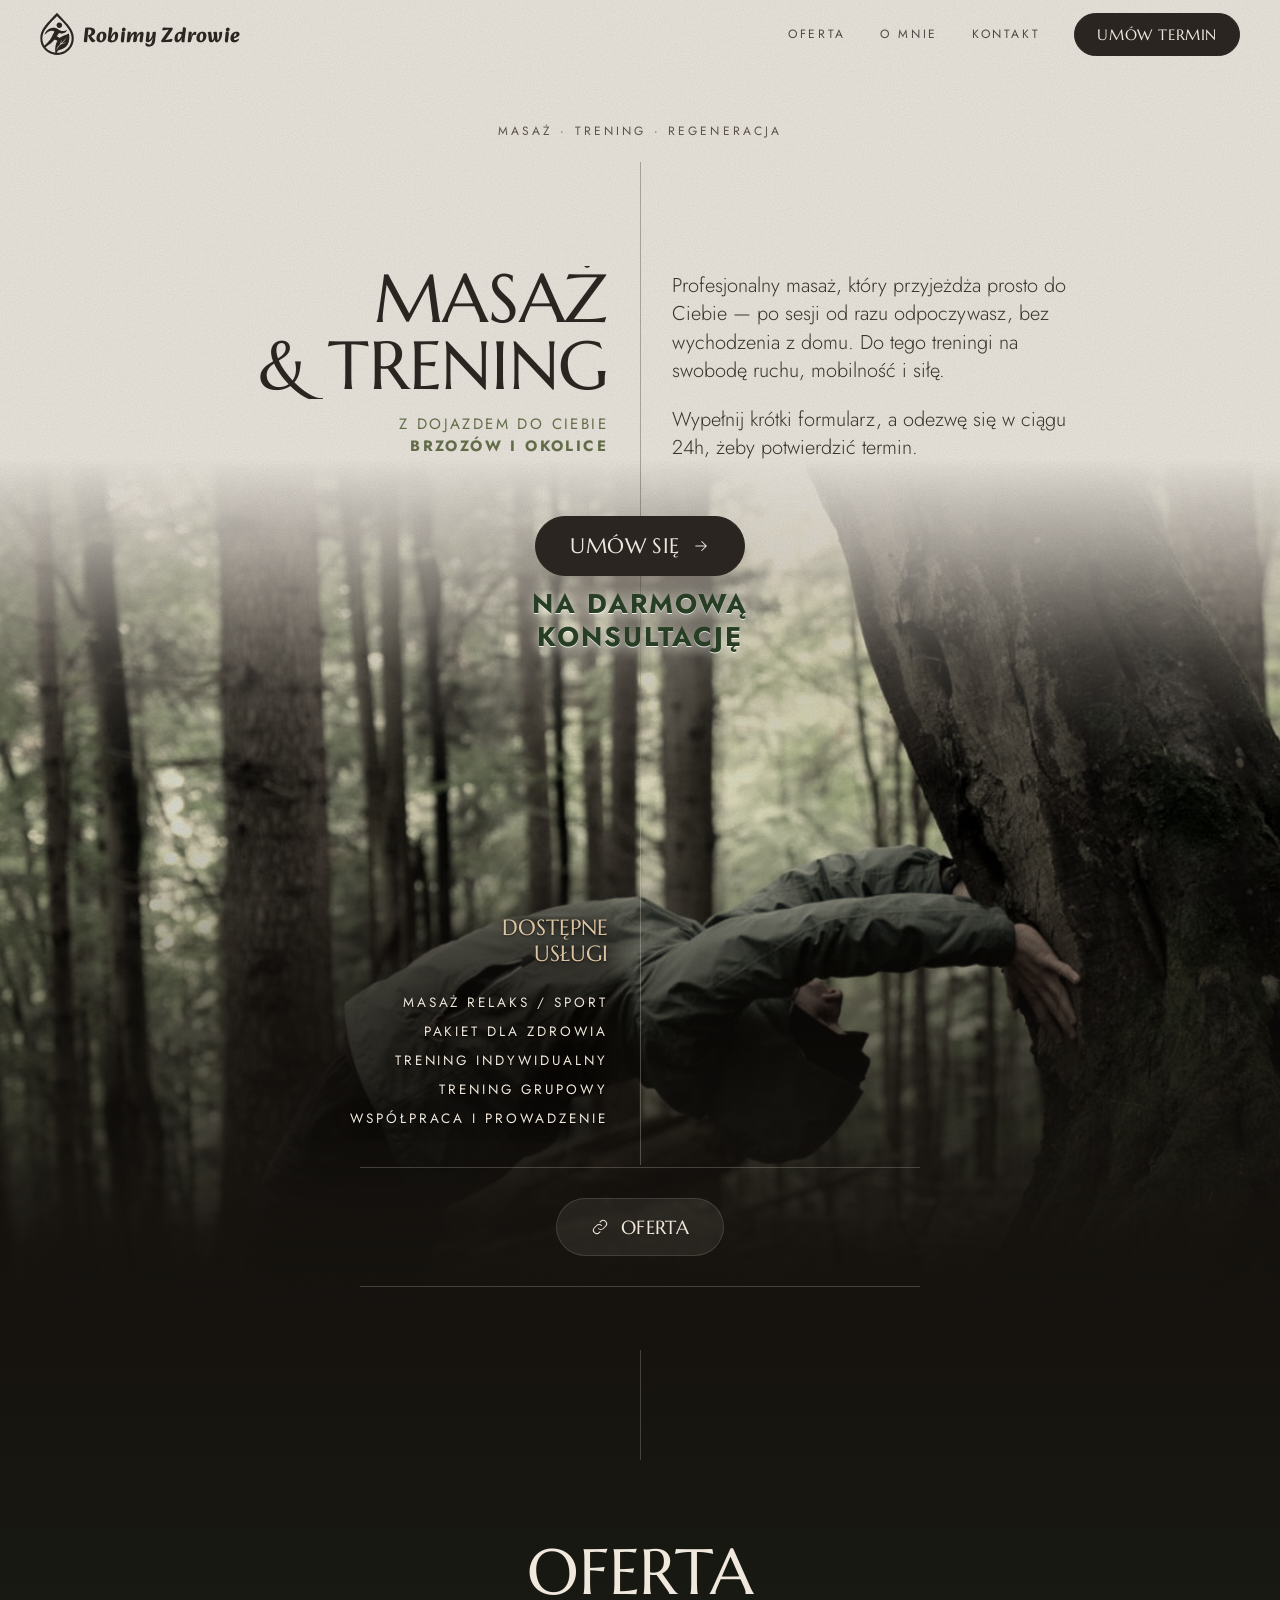
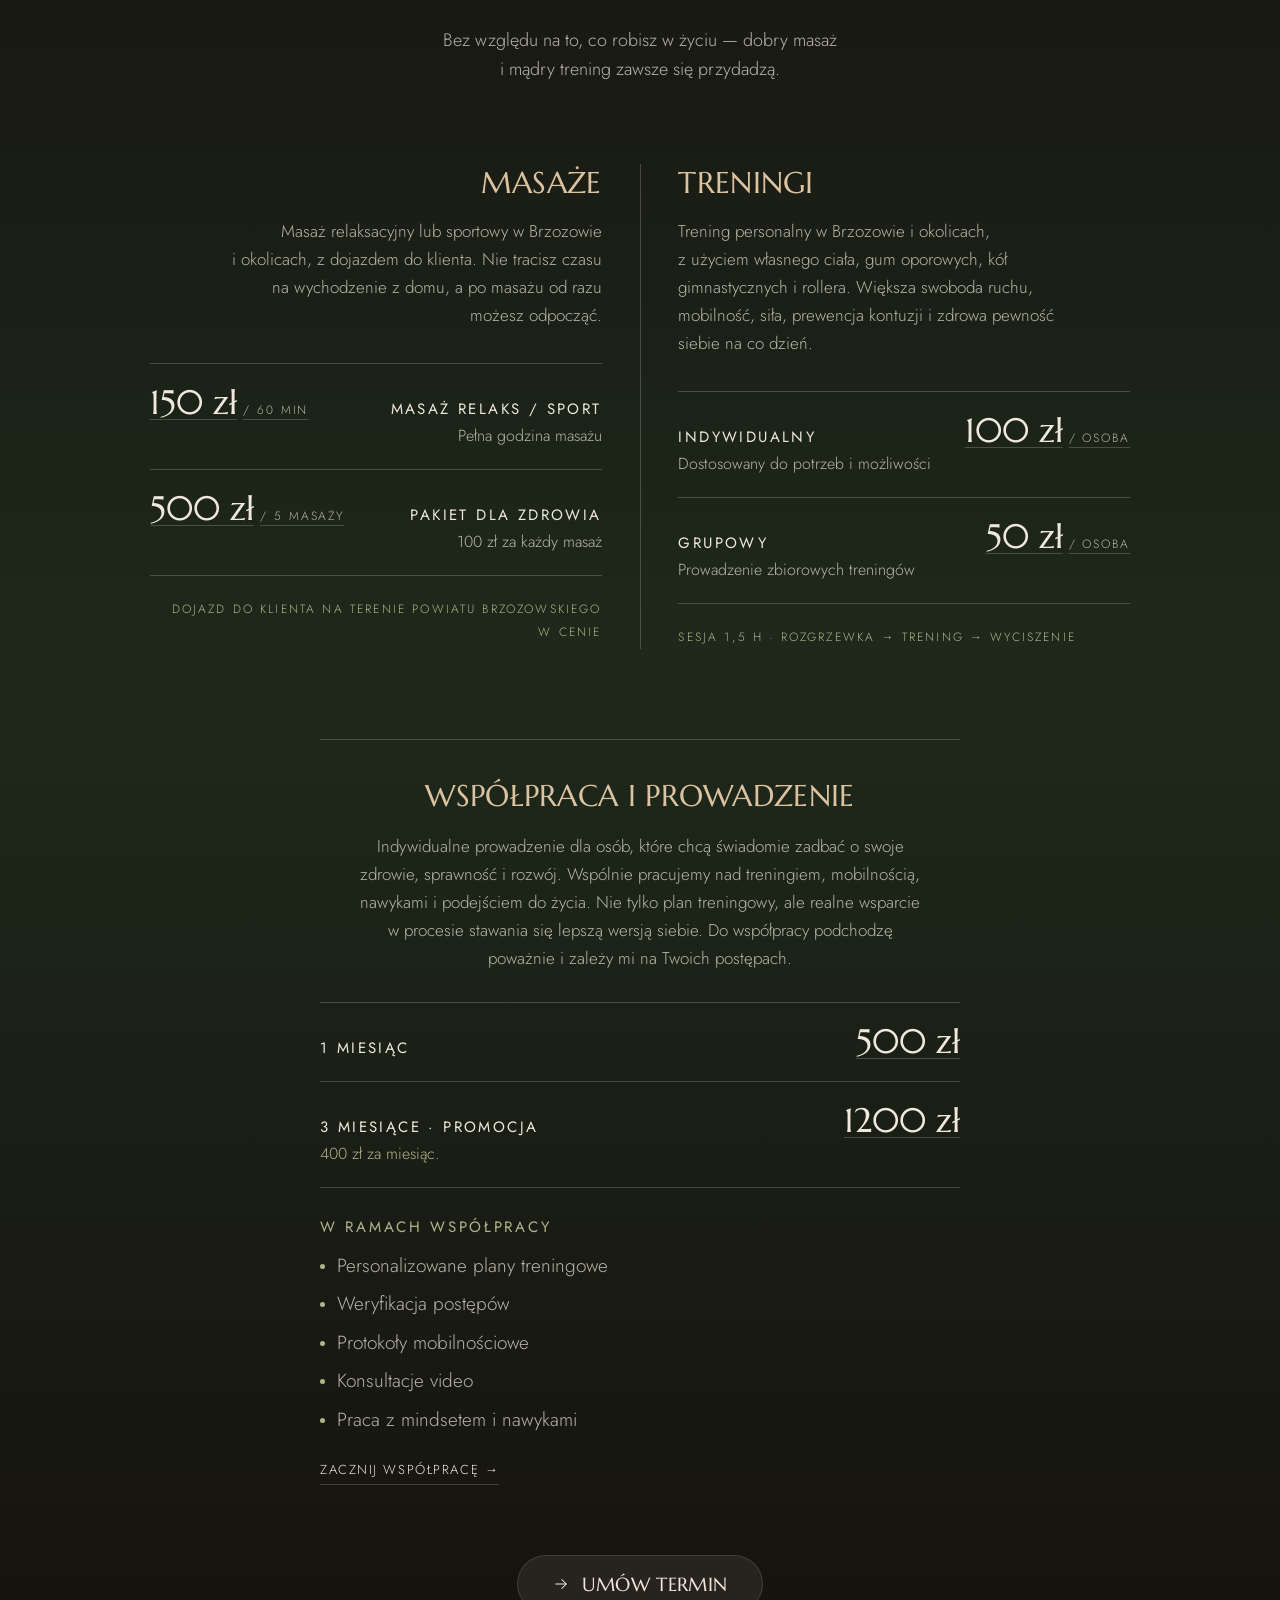
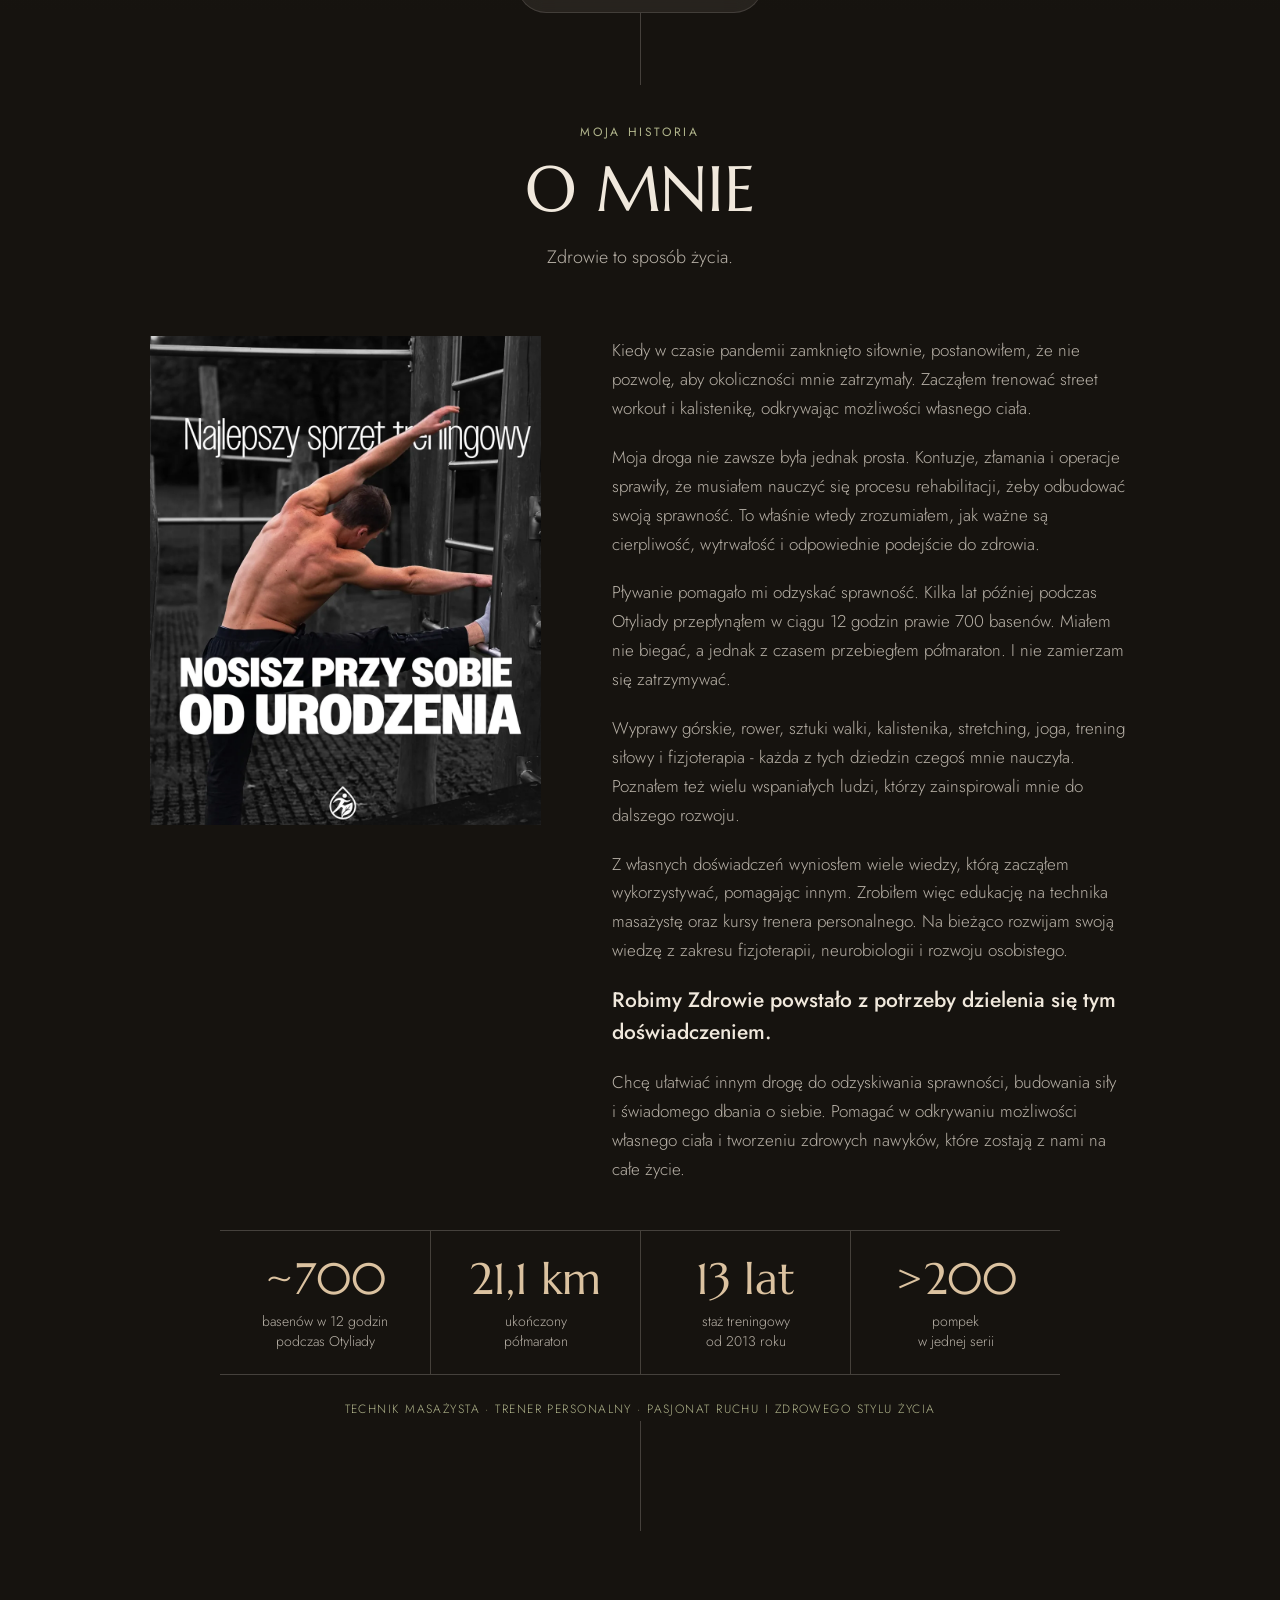
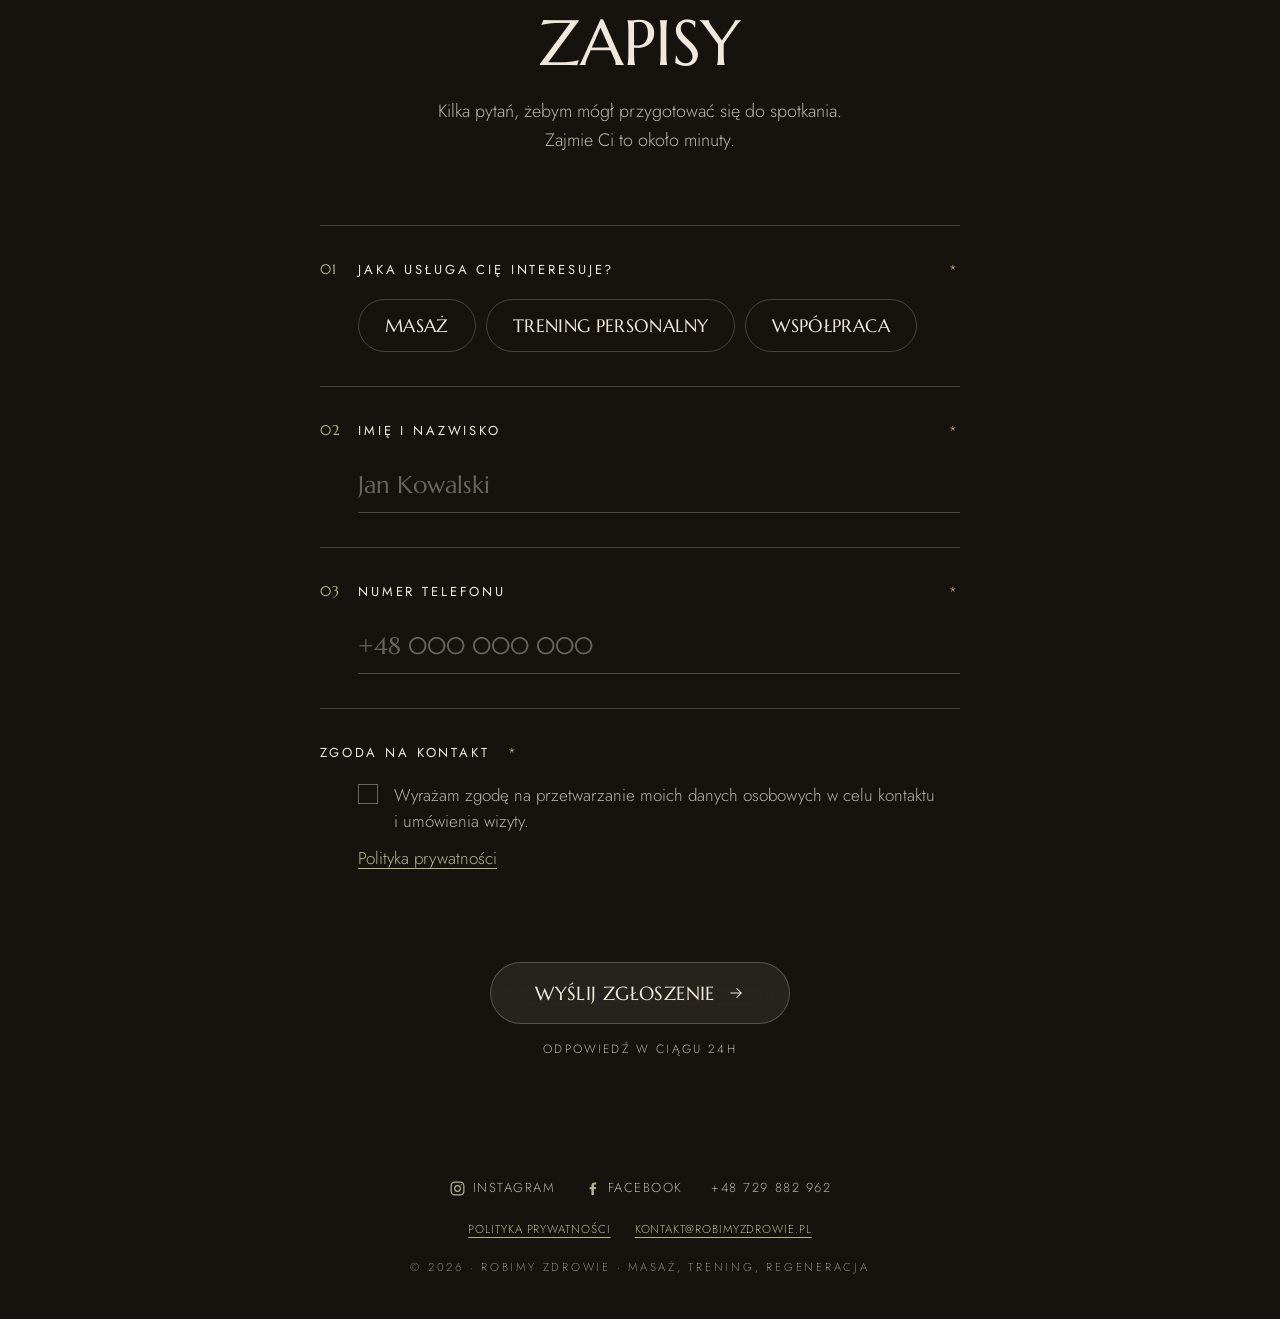
<file: index.html>
<!DOCTYPE html>
<html lang="pl">
<head>
<meta charset="UTF-8">
<meta name="viewport" content="width=device-width, initial-scale=1">
<title>Masaż i trening personalny w Brzozowie | Robimy Zdrowie</title>
<meta name="description" content="Masaż z dojazdem w Brzozowie i okolicach, trening personalny oraz indywidualne prowadzenie. Sprawdź ceny i umów termin — odpowiedź w ciągu 24 h.">
<meta name="robots" content="index,follow,max-image-preview:large">
<meta name="theme-color" content="#ebe6de">
<link rel="canonical" href="https://robimyzdrowie.pl/">
<meta property="og:type" content="website">
<meta property="og:locale" content="pl_PL">
<meta property="og:site_name" content="Robimy Zdrowie">
<meta property="og:title" content="Masaż i trening personalny w Brzozowie | Robimy Zdrowie">
<meta property="og:description" content="Masaż z dojazdem w Brzozowie i okolicach, trening personalny oraz indywidualne prowadzenie. Sprawdź ceny i umów termin — odpowiedź w ciągu 24 h.">
<meta property="og:url" content="https://robimyzdrowie.pl/">
<meta property="og:image" content="https://robimyzdrowie.pl/assets/og-logotyp-green-h.png">
<meta property="og:image:type" content="image/png">
<meta property="og:image:width" content="1200">
<meta property="og:image:height" content="630">
<meta property="og:image:alt" content="Logotyp Robimy Zdrowie — masaż, trening, regeneracja.">
<meta name="twitter:card" content="summary_large_image">
<meta name="twitter:image" content="https://robimyzdrowie.pl/assets/og-logotyp-green-h.png">
<meta name="twitter:image:alt" content="Logotyp Robimy Zdrowie — masaż, trening, regeneracja.">
<link rel="icon" type="image/svg+xml" href="/assets/logo.svg">
<link rel="preconnect" href="https://fonts.googleapis.com">
<link rel="preconnect" href="https://fonts.gstatic.com" crossorigin>
<link href="https://fonts.googleapis.com/css2?family=Alkatra:wght@700&family=Jost:wght@300;400;500&family=Marcellus&display=swap" rel="stylesheet">
<script type="application/ld+json">
{
  "@context": "https://schema.org",
  "@graph": [
    {
      "@type": "Organization",
      "@id": "https://robimyzdrowie.pl/#organization",
      "name": "Robimy Zdrowie",
      "url": "https://robimyzdrowie.pl/",
      "description": "Masaż z dojazdem, trening personalny i indywidualne prowadzenie w Brzozowie i okolicach.",
      "logo": {
        "@type": "ImageObject",
        "url": "https://robimyzdrowie.pl/assets/og-logotyp-green-h.png",
        "width": 1200,
        "height": 630
      },
      "image": "https://robimyzdrowie.pl/assets/og-logotyp-green-h.png",
      "telephone": "+48729882962",
      "email": "kontakt@robimyzdrowie.pl",
      "areaServed": [
        {
          "@type": "City",
          "name": "Brzozów"
        },
        {
          "@type": "AdministrativeArea",
          "name": "powiat brzozowski"
        }
      ],
      "sameAs": [
        "https://www.instagram.com/robimyzdrowie/",
        "https://www.facebook.com/RobimyZdrowie"
      ],
      "hasOfferCatalog": {
        "@type": "OfferCatalog",
        "name": "Oferta usług Robimy Zdrowie",
        "itemListElement": [
          {
            "@type": "Offer",
            "name": "Masaż relaksacyjny lub sportowy — 60 minut",
            "price": "150",
            "priceCurrency": "PLN",
            "url": "https://robimyzdrowie.pl/#masaz-relaks-sport",
            "itemOffered": {
              "@id": "https://robimyzdrowie.pl/#usluga-masaz"
            }
          },
          {
            "@type": "Offer",
            "name": "Pakiet dla zdrowia — 5 masaży",
            "price": "500",
            "priceCurrency": "PLN",
            "url": "https://robimyzdrowie.pl/#pakiet-dla-zdrowia",
            "itemOffered": {
              "@id": "https://robimyzdrowie.pl/#usluga-masaz"
            }
          },
          {
            "@type": "Offer",
            "name": "Trening indywidualny — za osobę",
            "price": "100",
            "priceCurrency": "PLN",
            "url": "https://robimyzdrowie.pl/#trening-indywidualny",
            "itemOffered": {
              "@id": "https://robimyzdrowie.pl/#usluga-trening"
            }
          },
          {
            "@type": "Offer",
            "name": "Trening grupowy — za osobę",
            "price": "50",
            "priceCurrency": "PLN",
            "url": "https://robimyzdrowie.pl/#trening-grupowy",
            "itemOffered": {
              "@id": "https://robimyzdrowie.pl/#usluga-trening"
            }
          },
          {
            "@type": "Offer",
            "name": "1 miesiąc prowadzenia",
            "price": "500",
            "priceCurrency": "PLN",
            "url": "https://robimyzdrowie.pl/#wspolpraca",
            "itemOffered": {
              "@id": "https://robimyzdrowie.pl/#usluga-prowadzenie"
            }
          },
          {
            "@type": "Offer",
            "name": "3 miesiące prowadzenia — promocja",
            "price": "1200",
            "priceCurrency": "PLN",
            "url": "https://robimyzdrowie.pl/#wspolpraca",
            "itemOffered": {
              "@id": "https://robimyzdrowie.pl/#usluga-prowadzenie"
            }
          }
        ]
      }
    },
    {
      "@type": "WebSite",
      "@id": "https://robimyzdrowie.pl/#website",
      "url": "https://robimyzdrowie.pl/",
      "name": "Robimy Zdrowie",
      "alternateName": "RobimyZdrowie",
      "inLanguage": "pl-PL",
      "publisher": {
        "@id": "https://robimyzdrowie.pl/#organization"
      }
    },
    {
      "@type": "WebPage",
      "@id": "https://robimyzdrowie.pl/#webpage",
      "url": "https://robimyzdrowie.pl/",
      "name": "Masaż i trening personalny w Brzozowie | Robimy Zdrowie",
      "description": "Masaż z dojazdem w Brzozowie i okolicach, trening personalny oraz indywidualne prowadzenie. Sprawdź ceny i umów termin — odpowiedź w ciągu 24 h.",
      "inLanguage": "pl-PL",
      "isPartOf": {
        "@id": "https://robimyzdrowie.pl/#website"
      },
      "about": {
        "@id": "https://robimyzdrowie.pl/#organization"
      }
    },
    {
      "@type": "Service",
      "@id": "https://robimyzdrowie.pl/#usluga-masaz",
      "name": "Masaż z dojazdem w Brzozowie i okolicach",
      "serviceType": "Masaż relaksacyjny i sportowy",
      "provider": {
        "@id": "https://robimyzdrowie.pl/#organization"
      },
      "areaServed": [
        {
          "@type": "City",
          "name": "Brzozów"
        },
        {
          "@type": "AdministrativeArea",
          "name": "powiat brzozowski"
        }
      ],
      "url": "https://robimyzdrowie.pl/#masaz-relaks-sport"
    },
    {
      "@type": "Service",
      "@id": "https://robimyzdrowie.pl/#usluga-trening",
      "name": "Trening personalny w Brzozowie i okolicach",
      "serviceType": "Trening indywidualny i grupowy",
      "provider": {
        "@id": "https://robimyzdrowie.pl/#organization"
      },
      "areaServed": [
        {
          "@type": "City",
          "name": "Brzozów"
        },
        {
          "@type": "AdministrativeArea",
          "name": "powiat brzozowski"
        }
      ],
      "url": "https://robimyzdrowie.pl/#trening-indywidualny"
    },
    {
      "@type": "Service",
      "@id": "https://robimyzdrowie.pl/#usluga-prowadzenie",
      "name": "Indywidualne prowadzenie",
      "serviceType": "Współpraca i prowadzenie treningowe",
      "provider": {
        "@id": "https://robimyzdrowie.pl/#organization"
      },
      "areaServed": [
        {
          "@type": "City",
          "name": "Brzozów"
        },
        {
          "@type": "AdministrativeArea",
          "name": "powiat brzozowski"
        }
      ],
      "url": "https://robimyzdrowie.pl/#wspolpraca"
    }
  ]
}
</script>
<style>
  :root{
    --paper:#ebe6de; --ink:#2a2520; --ink-soft:#5b5249; --line:rgba(42,37,32,.32);
    --night:#16130f; --cream:#f0e8dc; --cream-soft:rgba(240,232,220,.74); --hair:rgba(236,228,216,.22);
    --gold:#b39a7e; --err:#d38a6f;
    --display:"Marcellus", "Cormorant Garamond", Georgia, serif;
    --sans:"Jost", "Helvetica Neue", Arial, sans-serif;
    --ease:cubic-bezier(.2,.8,.2,1);
    --nav:68px;
  }
  *{box-sizing:border-box;margin:0;padding:0}
  html{scroll-behavior:smooth;background:var(--night);scroll-padding-top:var(--nav)}
  body{font-family:var(--sans);font-weight:300;color:var(--ink);background:var(--night);-webkit-font-smoothing:antialiased;overflow-x:hidden}
  ::selection{background:var(--gold);color:var(--night)}


  /* ---------------- NAVBAR ---------------- */
  .nav{position:fixed;top:0;left:0;right:0;z-index:50;height:var(--nav);display:flex;align-items:center;
    padding:0 clamp(18px,4vw,40px);transition:background .5s var(--ease),box-shadow .5s,color .5s;
    animation:navIn 1.2s .2s var(--ease) both}
  @keyframes navIn{from{opacity:0;transform:translateY(-100%)}to{opacity:1;transform:none}}
  .nav.solid{background:rgba(235,230,222,.82);-webkit-backdrop-filter:blur(16px) saturate(1.2);backdrop-filter:blur(16px) saturate(1.2);box-shadow:0 1px 0 var(--line)}
  .nav.dark{background:rgba(22,19,15,.78);color:var(--cream);box-shadow:0 1px 0 var(--hair)}
  .logo{display:flex;flex-direction:column;text-decoration:none;color:inherit;line-height:1}
  .logo b{font-family:"Alkatra",var(--display);font-weight:700;font-size:21px;letter-spacing:.01em;text-transform:none;line-height:1.15;white-space:nowrap;transform:translateY(3px)}
  .logo small{margin-top:5px;font-size:9px;letter-spacing:.26em;text-transform:uppercase;opacity:.6}
  .nav{color:var(--ink)}
  .links{margin-left:auto;display:flex;align-items:center;gap:34px}
  .links a{color:inherit;text-decoration:none;font-size:11px;letter-spacing:.22em;text-transform:uppercase;font-weight:400;opacity:.8;transition:opacity .3s}
  .links a:hover{opacity:1}
  .links .pill.dark{opacity:1;padding:11px 22px;font-size:14px;letter-spacing:.04em}
  .nav.dark .links .pill.dark{background:var(--cream);color:var(--night);border-color:var(--cream)}
  .burger{display:none;margin-left:auto;width:44px;height:44px;background:none;border:0;cursor:pointer;position:relative;color:inherit;z-index:2}
  .burger i{position:absolute;left:11px;right:11px;height:1.5px;background:currentColor;transition:transform .45s var(--ease),top .45s var(--ease)}
  .burger i:nth-child(1){top:17px}.burger i:nth-child(2){top:26px;left:17px}
  .menu-open .burger i:nth-child(1){top:21.5px;transform:rotate(45deg)}
  .menu-open .burger i:nth-child(2){top:21.5px;left:11px;transform:rotate(-45deg)}
  .menu{position:fixed;inset:0;z-index:45;background:var(--paper);display:flex;flex-direction:column;justify-content:center;
    padding:0 32px;clip-path:inset(0 0 100% 0);transition:clip-path .8s var(--ease);visibility:hidden}
  .menu-open .menu{clip-path:inset(0);visibility:visible}
  .menu a{font-family:var(--display);text-transform:uppercase;color:var(--ink);text-decoration:none;font-size:clamp(38px,11vw,56px);line-height:1.15;
    opacity:0;transform:translateY(24px);transition:opacity .6s,transform .8s var(--ease)}
  .menu a span{font-family:var(--sans);font-size:11px;letter-spacing:.2em;color:var(--gold);vertical-align:1.6em;margin-right:12px}
  .menu-open .menu a{opacity:1;transform:none}
  .menu-open .menu a:nth-child(1){transition-delay:.25s}.menu-open .menu a:nth-child(2){transition-delay:.33s}.menu-open .menu a:nth-child(3){transition-delay:.41s}
  .menu .m-cta{margin-top:48px;opacity:0;transition:opacity .6s .5s}
  .menu-open .menu .m-cta{opacity:1}
  .menu-open .nav{background:transparent;box-shadow:none;color:var(--ink);-webkit-backdrop-filter:none;backdrop-filter:none}
  .menu-open{overflow:hidden}
  @media (max-width:760px){ .links{display:none} .burger{display:block} }

  /* ---------------- HERO ---------------- */
  .hero{position:relative;min-height:max(150vh,1080px);overflow:hidden;
    background:linear-gradient(180deg,var(--paper) 0%,var(--paper) 34%,#cfc6ba 46%,#5a4f45 70%,var(--night) 92%)}
  .hero::after{content:"";position:absolute;inset:0;pointer-events:none;opacity:.22;mix-blend-mode:multiply;
    background-image:url("data:image/svg+xml,%3Csvg xmlns='http://www.w3.org/2000/svg' width='180' height='180'%3E%3Cfilter id='n'%3E%3CfeTurbulence type='fractalNoise' baseFrequency='.85' numOctaves='2'/%3E%3CfeColorMatrix values='0 0 0 0 0 0 0 0 0 0 0 0 0 0 0 0 0 0 .4 0'/%3E%3C/filter%3E%3Crect width='100%25' height='100%25' filter='url(%23n)'/%3E%3C/svg%3E")}

  .photo{position:absolute;left:0;right:0;top:34%;bottom:0;z-index:0;overflow:hidden;-webkit-mask-image:linear-gradient(180deg,transparent 0%,rgba(0,0,0,.25) 10%,rgba(0,0,0,.7) 22%,#000 36%,#000 80%,transparent 100%);            mask-image:linear-gradient(180deg,transparent 0%,rgba(0,0,0,.25) 10%,rgba(0,0,0,.7) 22%,#000 36%,#000 80%,transparent 100%);}
  /* Fade zakotwiczony w sekcji, niezależny od paralaksy zdjęcia */
  .hero::before{content:"";position:absolute;left:0;right:0;bottom:0;height:32%;z-index:1;pointer-events:none;background:linear-gradient(to bottom,transparent 0%,rgba(22,19,15,.18) 30%,rgba(22,19,15,.55) 65%,var(--night) 100%)}
  .photo::after{content:"";position:absolute;inset:0;background:linear-gradient(180deg,rgba(22,19,15,0) 40%,rgba(22,19,15,.55) 75%,var(--night) 100%)}
  .photo img{width:100%;height:100%;object-fit:cover;object-position:62% 40%;display:block;
    filter:saturate(.42) sepia(.38) contrast(1.04) brightness(.86);
    transform:scale(1.12);animation:settle 3.2s .2s var(--ease) forwards;will-change:transform}
  @keyframes settle{to{transform:scale(1.02)}}

  .hero-inner{position:relative;z-index:2;max-width:1040px;margin:0 auto;padding:calc(var(--nav) + clamp(28px,6vh,72px)) 22px 0;min-height:max(150vh,1080px);display:flex;flex-direction:column}
  .brand{text-align:center;font-family:var(--display);font-size:clamp(17px,2.2vw,24px);color:var(--ink-soft);letter-spacing:.01em;text-transform:uppercase}
  .brand sup{font-size:.45em;vertical-align:.9em;margin:0 .1em}

  .vline{position:absolute;left:50%;width:1px;background:var(--line);transform-origin:top;z-index:1}
  .vline.top{top:calc(var(--nav) + clamp(28px,6vh,72px) + 40px);height:calc(100% - var(--nav) - clamp(28px,6vh,72px) - 225px);
    background:linear-gradient(180deg,var(--line) 0%,var(--line) 40%,rgba(236,228,216,.28) 70%,rgba(236,228,216,.28) 100%);
    transform:scaleY(0);animation:grow 2.2s .5s var(--ease) forwards}
  @keyframes grow{to{transform:scaleY(1)}}

  .split{display:grid;grid-template-columns:1fr 1fr;column-gap:clamp(28px,5vw,64px);margin-top:clamp(70px,14vh,150px)}
  .split .l{text-align:right}
  .title{font-family:var(--display);font-weight:400;text-transform:uppercase;color:var(--ink);
    font-size:clamp(28px,6.4vw,68px);line-height:.98;letter-spacing:-.005em;white-space:nowrap}
  .title sup{font-size:.28em;vertical-align:2.2em;margin-left:.08em}
  .title .row{display:block;overflow:hidden}
  .title .row span{display:inline-block;transform:translateY(105%);animation:up 1.3s var(--ease) forwards}
  .title .row:nth-child(2) span{animation-delay:.15s}
  .meta{margin-top:14px;font-size:clamp(11px,1.3vw,14px);letter-spacing:.16em;text-transform:uppercase;color:var(--ink-soft);font-weight:400}
  .copy{font-size:clamp(14px,1.55vw,18px);line-height:1.42;color:#3a332c;max-width:400px;padding-top:.3em}
  .copy p + p{margin-top:1em}
  @keyframes up{to{transform:none}}

  .bottom{margin-top:auto;padding-bottom:clamp(36px,7vh,70px)}
  .services{--services-gap:clamp(28px,5vw,64px);display:grid;grid-template-columns:1fr 1fr;column-gap:var(--services-gap)}
  .services .l{text-align:right}
  .eyebrow{font-family:var(--display);text-transform:uppercase;color:#dbc2a0;font-size:clamp(15px,1.9vw,21px);line-height:1.15}
  .list{list-style:none;margin-top:22px;font-size:clamp(10.5px,1.15vw,12.5px);letter-spacing:.22em;text-transform:uppercase;color:var(--cream);font-weight:400;line-height:2.15}
  .hr{height:1px;background:var(--hair);max-width:560px;margin:34px auto 0;transform:scaleX(0);animation:growX 1.6s 1.6s var(--ease) forwards}
  .hr.b{margin-top:30px}
  @keyframes growX{to{transform:scaleX(1)}}
  .cta-wrap{display:flex;justify-content:center;margin-top:30px}
  .pill{display:inline-flex;align-items:center;gap:12px;padding:16px 34px;border-radius:999px;
    font-family:var(--display);font-size:clamp(15px,1.7vw,19px);text-transform:uppercase;letter-spacing:.02em;color:var(--cream);text-decoration:none;
    background:rgba(236,228,216,.08);border:1px solid rgba(236,228,216,.14);
    -webkit-backdrop-filter:blur(14px);backdrop-filter:blur(14px);
    transition:background .5s var(--ease),border-color .5s,transform .5s var(--ease);cursor:pointer}
  .pill:hover{background:rgba(236,228,216,.16);border-color:rgba(236,228,216,.32);transform:translateY(-2px)}
  .pill svg{transition:transform .5s var(--ease)}
  .pill:hover svg{transform:rotate(-45deg)}

  /* czytelność listy usług na zdjęciu */
  .services .l{position:relative}
  .services .l::before{content:"";position:absolute;z-index:-1;right:-40px;top:-50px;bottom:-40px;width:min(520px,140%);
    background:radial-gradient(ellipse at 75% 50%,rgba(16,13,10,.62) 0%,rgba(16,13,10,.35) 45%,transparent 72%);pointer-events:none;
    -webkit-mask-image:linear-gradient(to right,#000 calc(100% - 40px),transparent calc(100% - 40px + var(--services-gap) / 2));
    mask-image:linear-gradient(to right,#000 calc(100% - 40px),transparent calc(100% - 40px + var(--services-gap) / 2));}
  .services .eyebrow,.services .list{text-shadow:0 1px 2px rgba(0,0,0,.55),0 2px 18px rgba(0,0,0,.6)}

  /* CTA nad zgięciem */
  .hero-cta{display:flex;flex-direction:column;align-items:center;justify-content:center;gap:12px;margin-top:clamp(36px,6vh,56px)}
  .pill.dark{background:var(--ink);color:var(--paper);border-color:var(--ink);-webkit-backdrop-filter:none;backdrop-filter:none;
    box-shadow:0 18px 40px -22px rgba(42,37,32,.7)}
  .pill.dark:hover{background:#3a332c;border-color:#3a332c}
  .pill.dark:hover svg{transform:translateX(4px)}
  .hero-cta .pill{max-width:100%;justify-content:center;text-align:center;font-size:clamp(17px,1.95vw,21px)}
  .hero-cta-caption{font-family:var(--sans);font-size:clamp(19px,2.5vw,27px);font-weight:700;letter-spacing:.075em;text-transform:uppercase;color:#273d24;text-align:center;line-height:1.22;text-shadow:0 1px 0 rgba(255,255,255,.8),0 3px 14px rgba(255,255,240,.85)}
  .hero-cta-caption span{display:block;white-space:nowrap}
  .hero-cta .pill svg{flex-shrink:0}
  .ghost{font-size:11px;letter-spacing:.22em;text-transform:uppercase;color:var(--ink-soft);text-decoration:none;border-bottom:1px solid var(--line);padding-bottom:4px;font-weight:400;transition:color .3s,border-color .3s}
  .ghost:hover{color:var(--ink);border-color:var(--ink)}

  /* wejście */
  .fade{opacity:0;filter:blur(8px);transform:translateY(14px);animation:fade 1.5s var(--ease) forwards}
  @keyframes fade{to{opacity:1;filter:none;transform:none}}
  .d1{animation-delay:.1s}.d2{animation-delay:.7s}.d3{animation-delay:.95s}.d4{animation-delay:1.25s}.d5{animation-delay:1.45s}.d6{animation-delay:1.9s}


  /* ---------------- CENNIK ---------------- */
  .prices{position:relative;background:linear-gradient(180deg,var(--night) 0%,#1e291b 50%,var(--night) 100%);color:var(--cream);padding:40px 22px 0}
  .prices .vline{top:0;height:110px;background:var(--hair)}
  .prices .head{padding-top:150px}
  .cols{max-width:980px;margin:80px auto 0;display:grid;grid-template-columns:1fr 1fr;column-gap:clamp(28px,6vw,90px);position:relative}
  .cols::before{content:"";position:absolute;left:50%;top:0;bottom:0;width:1px;background:var(--hair)}
  .col h3{font-family:var(--display);font-weight:400;text-transform:uppercase;color:#dbc2a0;font-size:clamp(24px,2.65vw,30px);letter-spacing:.01em}
  .col .desc{margin-top:16px;color:var(--cream-soft);font-size:14.5px;line-height:1.65;max-width:380px}
  .rows{list-style:none;margin-top:34px}
  .rows li{display:grid;grid-template-columns:1fr auto;gap:4px 18px;align-items:baseline;padding:22px 0;border-top:1px solid var(--hair)}
  .rows li:last-child{border-bottom:1px solid var(--hair)}
  .rows .nm{font-size:12px;letter-spacing:.2em;text-transform:uppercase;font-weight:400}
  .rows .pr{font-family:var(--display);font-size:clamp(26px,3vw,34px);line-height:1;white-space:nowrap}
  .rows .pr small{font-family:var(--sans);font-size:11px;letter-spacing:.16em;color:var(--cream-soft);margin-left:6px;text-transform:uppercase}
  .rows .nt{grid-column:1/-1;color:var(--cream-soft);font-size:13.5px}
  .col .foot{margin-top:22px;font-size:11px;letter-spacing:.18em;text-transform:uppercase;color:var(--gold);line-height:1.9}
  .col.l{text-align:right}
  .col.l .desc{margin-left:auto}
  .col.l .rows li{grid-template-columns:auto 1fr}
  .col.l .rows .pr{order:-1;text-align:left}
  .col.l .rows .nm{text-align:right}
  .col.l .rows .nt{text-align:right}
  .prices .cta-wrap{margin-top:70px}
  @media (max-width:760px){
    .cols{grid-template-columns:1fr;row-gap:70px}
    .cols::before{display:none}
    .col.l{text-align:left}
    .col.l .desc{margin-left:0}
    .col.l .rows li{grid-template-columns:1fr auto}
    .col.l .rows .pr{order:0;text-align:right}
    .col.l .rows .nm,.col.l .rows .nt{text-align:left}
  }

  /* ---------------- FORMULARZ ---------------- */
  .book{position:relative;background:var(--night);color:var(--cream);padding:40px 22px 120px}
  .book .vline{top:0;height:110px;background:var(--hair)}
  .head{text-align:center;padding-top:150px}
  .head h2{font-family:var(--display);font-weight:400;text-transform:uppercase;font-size:clamp(34px,6vw,64px);line-height:1;letter-spacing:-.005em}
  .head p{margin:22px auto 0;max-width:430px;color:var(--cream-soft);font-size:15.5px;line-height:1.6}

  form{max-width:640px;margin:70px auto 0}
  .q{padding:34px 0;border-top:1px solid var(--hair)}
  .q:last-of-type{border-bottom:1px solid var(--hair)}
  .lab{display:flex;gap:18px;align-items:baseline;font-size:12px;letter-spacing:.22em;text-transform:uppercase;font-weight:400;color:var(--cream)}
  .lab.numbered{display:grid;grid-template-columns:20px minmax(0,1fr) auto;gap:6px 18px}
  .lab.numbered .n{grid-column:1;grid-row:1}
  .lab-title{grid-column:2;grid-row:1;min-width:0}
  .lab.numbered .o,.lab.numbered .r{grid-column:3;grid-row:1}
  .lab .n{font-family:var(--display);color:var(--gold);letter-spacing:.04em;font-size:14px;min-width:20px}
  .lab .o{color:var(--cream-soft);letter-spacing:.14em;font-size:10.5px;margin-left:auto}
  .lab .r{color:var(--gold)}
  .hint{margin:10px 0 0 38px;color:var(--cream-soft);font-size:14px}
  .field{margin:20px 0 0 38px}

  .opts{display:flex;flex-wrap:wrap;gap:10px}
  .opt{position:relative;cursor:pointer}
  .opt input,.consent input{position:absolute;opacity:0;pointer-events:none}
  .opt span{display:inline-block;padding:12px 22px;border-radius:999px;border:1px solid rgba(236,228,216,.22);
    font-size:12px;letter-spacing:.18em;text-transform:uppercase;color:var(--cream);font-weight:400;
    transition:background .4s var(--ease),color .4s,border-color .4s,transform .3s var(--ease)}
  .opt:hover span{border-color:rgba(236,228,216,.5)}
  .opt input:checked + span{background:var(--cream);color:var(--night);border-color:var(--cream)}
  .opt input:focus-visible + span{outline:1px solid var(--gold);outline-offset:3px}
  .opt:active span{transform:scale(.96)}
  .opts.big .opt span{font-family:var(--display);font-size:clamp(15px,1.8vw,18px);letter-spacing:.02em;padding:14px 26px}

  input[type=text],input[type=tel],textarea{width:100%;background:transparent;border:0;border-bottom:1px solid rgba(236,228,216,.25);
    color:var(--cream);font-family:var(--display);font-size:clamp(19px,2.4vw,24px);padding:10px 0 12px;border-radius:0;transition:border-color .4s}
  textarea{font-family:var(--sans);font-size:17px;font-weight:300;line-height:1.55;min-height:96px;resize:vertical}
  input::placeholder,textarea::placeholder{color:rgba(240,232,220,.38)}
  input:focus,textarea:focus{outline:0;border-bottom-color:var(--gold)}
  .uline{position:relative}
  .uline::after{content:"";position:absolute;left:0;right:0;bottom:0;height:1px;background:var(--cream);transform:scaleX(0);transform-origin:left;transition:transform .6s var(--ease)}
  .uline:focus-within::after{transform:scaleX(1)}

  .consent{display:flex;gap:16px;align-items:flex-start;cursor:pointer;color:var(--cream-soft);font-size:14.5px;line-height:1.55}
  .box{flex:none;width:20px;height:20px;border:1px solid rgba(236,228,216,.4);margin-top:2px;display:grid;place-items:center;transition:background .3s,border-color .3s}
  .box svg{opacity:0;transform:scale(.6);transition:.3s var(--ease)}
  .consent input:checked ~ .box{background:var(--cream);border-color:var(--cream)}
  .consent input:checked ~ .box svg{opacity:1;transform:none}
  .consent input:focus-visible ~ .box{outline:1px solid var(--gold);outline-offset:3px}

  .err{display:none;margin-top:12px;color:var(--err);font-size:11px;letter-spacing:.16em;text-transform:uppercase}
  .q.invalid .err{display:block}
  .q.invalid input[type=text],.q.invalid input[type=tel]{border-bottom-color:var(--err)}
  .q.invalid .opt span,.q.invalid .box{border-color:var(--err)}

  .send{display:flex;flex-direction:column;align-items:center;margin-top:56px;gap:16px}
  .send .pill{border:1px solid rgba(236,228,216,.25);padding:18px 44px}
  .send .pill:disabled{opacity:.55;cursor:wait;transform:none}
  .fine{color:var(--cream-soft);font-size:11px;letter-spacing:.18em;text-transform:uppercase}
  .send-err{display:none;color:var(--err);font-size:13px}

  .done{display:none;text-align:center;max-width:520px;margin:90px auto 0}
  .done.show{display:block}
  .done .ring{width:74px;height:74px;margin:0 auto 34px;border-radius:50%;border:1px solid var(--hair);display:grid;place-items:center}
  .done .ring path{stroke-dasharray:30;stroke-dashoffset:30}
  .done.show .ring path{animation:dash 1s .6s var(--ease) forwards}
  @keyframes dash{to{stroke-dashoffset:0}}
  .done h3{font-family:var(--display);font-weight:400;text-transform:uppercase;font-size:clamp(30px,5vw,46px)}
  .done p{color:var(--cream-soft);margin-top:18px;line-height:1.6}
  .done .again{margin-top:40px;background:none;border:0;color:var(--gold);font:inherit;font-size:11px;letter-spacing:.22em;text-transform:uppercase;cursor:pointer;border-bottom:1px solid currentColor;padding-bottom:4px}
  .done.show > *{animation:fade 1.3s var(--ease) both}
  .done.show > :nth-child(2){animation-delay:.2s}.done.show > :nth-child(3){animation-delay:.35s}.done.show > :nth-child(4){animation-delay:.5s}

  footer{background:var(--night);color:rgba(240,232,220,.52);text-align:center;font-size:10.5px;letter-spacing:.24em;text-transform:uppercase;padding:0 22px 44px}

  /* przewijanie */
  .rv{opacity:0;transform:translateY(30px);transition:opacity 1.2s var(--ease),transform 1.2s var(--ease)}
  .rv.in{opacity:1;transform:none}

  @media (max-width:640px){
    .photo img{object-position:66% 50%}
    .split{margin-top:9vh;column-gap:22px}
    .services{--services-gap:22px}
    .title{font-size:7.6vw}
    .copy{font-size:13.5px}
    .list{letter-spacing:.14em;font-size:10px}
    .hero,.hero-inner{min-height:max(160vh,1250px)}
    .photo{top:38%}
    .hint,.field{margin-left:0}
    .lab{flex-wrap:wrap;gap:6px 14px}
    .lab.numbered{column-gap:14px}
    .lab.numbered .o{grid-column:2 / -1;grid-row:2;margin-left:0}
    .head{padding-top:120px}
  }
  @media (prefers-reduced-motion:reduce){
    *,*::before,*::after{animation:none!important;transition:none!important}
    .fade,.rv{opacity:1;filter:none;transform:none}
    .title .row span,.photo img{transform:none}
    .vline.top,.hr{transform:none}
  }
  /* Subtelne zwiększenie czytelności i kontakt w stopce */
  .links a{font-size:12px}
  .links .pill.dark{font-size:15px}
  .meta{font-size:clamp(12px,1.4vw,15px)}
  .copy{font-size:clamp(16px,1.65vw,20px)}
  .eyebrow{font-size:clamp(16px,2vw,22px)}
  .list{font-size:clamp(11.5px,1.25vw,13.5px)}
  .col .desc{font-size:17px}
  .rows .nm{font-size:15px;letter-spacing:.16em;line-height:1.35;min-width:0}
  .rows .pr small{font-size:12px}
  .rows .nt{font-size:16px}
  .col .foot{font-size:12px}
  .head p{font-size:18px}
  .lab{font-size:13px}
  .lab .o{font-size:11.5px}
  .hint{font-size:17px}
  .opt span{font-size:13px}
  .consent{font-size:17px}
  .fine{font-size:12px}
  .err{font-size:12px}
  .done p{font-size:18px}
  footer{font-size:11.5px}
  .footer-contact{display:flex;justify-content:center;align-items:center;flex-wrap:wrap;gap:12px 28px;margin:0 auto 22px}
  .footer-contact a{font-size:13px;letter-spacing:.12em;color:var(--cream-soft);text-decoration:none;transition:color .3s;white-space:nowrap;line-height:1.6}
  .footer-contact a:hover,.footer-contact a:focus-visible{color:var(--cream);text-decoration:underline;text-underline-offset:4px}
  @media(max-width:640px){
    .copy{font-size:16px}
    .list{font-size:11px}
    .rows .nm{font-size:14.5px;letter-spacing:.14em}
    .rows .pr small{font-size:11.5px}
    .footer-contact{gap:10px 20px}
    .footer-contact a{font-size:12.5px}
  }
  /* Logotyp i ikony kontaktowe */
  .logo{flex:none;flex-direction:row;justify-content:center;align-items:center;gap:9px}
  .logo-mark{display:block;width:34px;aspect-ratio:768/960;flex:none;background-color:currentColor;
    -webkit-mask:url('assets/logo.svg') center/contain no-repeat;mask:url('assets/logo.svg') center/contain no-repeat;
    transition:background-color .5s}
  .footer-contact a{display:inline-flex;align-items:center;justify-content:center;gap:7px}
  .footer-contact svg{flex:none;width:17px;height:17px}
  /* Subtelne, cieple oliwkowe akcenty */
  :root{--olive:#b1b58c;--olive-dark:#626c48}
  .hero .meta{color:var(--olive-dark)}
  .col .foot,.lab .n{color:var(--olive)}
  .footer-contact svg{color:var(--olive)}
  .opt input:focus-visible + span,.consent input:focus-visible ~ .box{outline-color:var(--olive)}
  input:focus,textarea:focus{border-bottom-color:var(--olive)}
  .opt input:checked + span{border-color:var(--olive)}
  @media(max-width:360px){
    .rows li{column-gap:8px}
    .rows .nm{letter-spacing:.08em;overflow-wrap:anywhere}
  }
  /* Współpraca i prowadzenie */
  .coaching{max-width:640px;margin:90px auto 0;padding-top:38px;border-top:1px solid var(--hair)}
  .coaching h3{text-align:center;line-height:1.2}
  .coaching .desc{max-width:560px;margin:18px auto 0;text-align:center}
  .coaching .rows{margin-top:30px}
  .coaching .rows li{grid-template-columns:minmax(0,1fr) auto}
  .coaching-details{margin-top:28px}
  .coaching-details h4{font-size:15px;font-weight:400;letter-spacing:.18em;text-transform:uppercase;color:var(--olive);margin-bottom:14px}
  .coaching-features{list-style:none;display:grid;gap:10px;font-size:19px;line-height:1.5;color:var(--cream-soft)}
  .coaching-features li{display:flex;align-items:baseline;gap:12px}
  .coaching-features li::before{content:"";flex:none;width:5px;height:5px;border-radius:50%;background:var(--olive);transform:translateY(-3px)}
  .coaching-link{display:inline-block;margin-top:26px;color:var(--cream);font-size:13px;letter-spacing:.12em;text-transform:uppercase;text-decoration:none;border-bottom:1px solid var(--hair);padding-bottom:5px}
  .coaching-link:hover{border-color:var(--olive);color:var(--olive)}
  @media(max-width:760px){.coaching{margin-top:70px;padding-top:30px}.coaching h3{text-align:left}.coaching .desc{margin:16px 0 0;text-align:left}}
  /* Odnośniki z listy usług do konkretnych pozycji cennika */
  .services .list a{color:inherit;text-decoration:none;transition:color .3s;cursor:pointer;text-underline-offset:4px}
  .services .list a:hover,.services .list a:focus-visible{color:var(--olive);text-decoration:underline}
  .services .list a:focus-visible{outline:1px solid var(--olive);outline-offset:4px}
  .prices .rows li[id],.coaching[id]{scroll-margin-top:20px}
  /* O mnie — historia i doświadczenie */
  .about{position:relative;background:var(--night);color:var(--cream);padding:110px 22px 0;scroll-margin-top:12px}
  .about .vline{top:0;height:72px;background:var(--hair)}
  .about .head{padding-top:0}
  .about .kicker{display:block;margin-bottom:16px;color:var(--olive);font-size:12px;font-weight:400;letter-spacing:.22em;text-transform:uppercase}
  .about-grid{max-width:980px;margin:64px auto 0;display:grid;grid-template-columns:minmax(0, .86fr) minmax(0, 1.14fr);gap:clamp(32px,5.5vw,76px);align-items:start}
  .about-picture{min-width:0;margin:0}
  .about-picture img{display:block;width:100%;height:auto;aspect-ratio:4/5;object-fit:contain}
  .about-story{min-width:0;font-size:17px;line-height:1.7;color:var(--cream-soft)}
  .about-story p+p{margin-top:20px}
  .about-story .about-intro{font-family:var(--display);font-size:clamp(23px,2.6vw,30px);line-height:1.3;color:var(--cream);margin-bottom:22px}
  .about-story strong{font-weight:500;color:var(--cream)}
  .about-story .about-mission{font-size:21px;line-height:1.5}
  .about-stats{max-width:840px;margin:46px auto 0;display:grid;grid-template-columns:repeat(4,minmax(0,1fr));border-top:1px solid var(--hair);border-bottom:1px solid var(--hair);text-align:center}
  .about-stat{padding:23px 12px;min-width:0}
  .about-stat+.about-stat{border-left:1px solid var(--hair)}
  .about-stat b{display:block;font-family:var(--display);font-size:clamp(30px,4vw,44px);font-weight:400;color:#dbc2a0;line-height:1.15}
  .about-stat span{display:block;margin-top:8px;color:var(--cream-soft);font-size:14px;line-height:1.4}
  .about-qualifications{max-width:640px;margin:24px auto 0;text-align:center;color:var(--olive);font-size:12px;letter-spacing:.12em;text-transform:uppercase;line-height:1.8}
  .about .cta-wrap{margin-top:30px}
  .menu-open .menu a:nth-child(4){transition-delay:.49s}
  @media(max-width:760px){
    .about{padding-top:96px}
    .about .vline{height:60px}
    .about-grid{grid-template-columns:minmax(0,1fr);gap:30px;margin-top:38px;max-width:520px}
    .about-picture{max-width:400px;margin-inline:auto;width:100%}
    .about-story{font-size:17px;line-height:1.65}
    .about-stats{margin-top:36px;grid-template-columns:repeat(2,minmax(0,1fr))}
    .about-stat:nth-child(odd){border-left:0}
    .about-stat:nth-child(n+3){border-top:1px solid var(--hair)}
    .menu .m-cta{margin-top:34px}
    .menu a:not(.pill){font-size:clamp(34px,9vw,52px)}
  }
  @media(max-height:540px) and (max-width:760px){.menu{justify-content:flex-start;padding-top:calc(var(--nav) + 20px);padding-bottom:20px;overflow-y:auto}.menu .m-cta{margin-top:22px}}
  /* Informacja prawna przy formularzu i w stopce */
  .privacy-info{line-height:1.65;overflow-wrap:anywhere}
  .privacy-info a,.footer-legal a{color:var(--olive);text-decoration:underline;text-underline-offset:4px}
  .privacy-info a:hover,.footer-legal a:hover{color:var(--cream)}
  .footer-legal{display:flex;flex-wrap:wrap;justify-content:center;gap:12px 24px;margin:0 auto 22px;letter-spacing:.08em}
  /* Ceny prowadzą bezpośrednio do formularza */
  .rows a.pr{color:inherit;text-decoration:underline;text-decoration-color:var(--hair);text-decoration-thickness:1px;text-underline-offset:5px;transition:color .3s,text-decoration-color .3s}
  .rows a.pr:hover,.rows a.pr:focus-visible{color:var(--olive);text-decoration-color:var(--olive)}
  .rows a.pr:focus-visible{outline:1px solid var(--olive);outline-offset:5px}
  .coaching .coaching-saving{color:var(--olive)}
  #f{scroll-margin-top:20px}
  #kontakt{scroll-margin-top:var(--nav)}
</style>
</head>
<body>
<nav class="nav" id="nav">
  <a class="logo" href="#top" aria-label="Robimy Zdrowie – strona główna"><span class="logo-mark" aria-hidden="true"></span><b>Robimy Zdrowie</b></a>
  <div class="links">
    <a href="#cennik">Oferta</a>
    <a href="#o-mnie">O mnie</a>
    <a href="#kontakt">Kontakt</a>
    <a class="pill dark" href="#zapis">Umów termin</a>
  </div>
  <button class="burger" id="burger" aria-label="Menu" aria-expanded="false"><i></i><i></i></button>
</nav>
<div class="menu" id="menu" aria-hidden="true">
  <a href="#top"><span>01</span>Start</a>
  <a href="#cennik"><span>02</span>Oferta</a>
  <a href="#o-mnie"><span>03</span>O mnie</a>
  <a href="#kontakt"><span>04</span>Kontakt</a>
  <div class="m-cta"><a class="pill dark" href="#zapis" style="font-size:16px;opacity:1;transform:none">Umów termin
    <svg width="18" height="18" viewBox="0 0 24 24" fill="none" stroke="currentColor" stroke-width="1.4" stroke-linecap="round"><path d="M5 12h14M13 6l6 6-6 6"/></svg></a></div>
</div>

<section class="hero" id="top">
  <div class="photo" aria-hidden="true"><img id="ph" alt="" src="assets/hero.jpg" width="1200" height="1796" fetchpriority="high" decoding="async"></div>
  <span class="vline top" aria-hidden="true"></span>

  <div class="hero-inner">
    <div class="brand fade d1" style="font-size:12px;font-family:var(--sans);letter-spacing:.26em;font-weight:400">Masaż · Trening · Regeneracja</div>

    <div class="split">
      <div class="l">
        <h1 class="title"><span class="row"><span>Masaż</span></span><span class="row"><span>&amp; Trening</span></span></h1>
        <div class="meta fade d3">Z&nbsp;dojazdem do Ciebie<br><strong>Brzozów i&nbsp;okolice</strong></div>
      </div>
      <div class="copy fade d4">
        <p>Profesjonalny masaż, który przyjeżdża prosto do Ciebie — po sesji od razu odpoczywasz, bez wychodzenia z&nbsp;domu. Do tego treningi na swobodę ruchu, mobilność i&nbsp;siłę.</p>
        <p>Wypełnij krótki formularz, a&nbsp;odezwę się w&nbsp;ciągu 24h, żeby potwierdzić termin.</p>
      </div>
    </div>

    <div class="hero-cta fade d5">
      <a class="pill dark" href="#zapis">Umów się
        <svg width="18" height="18" viewBox="0 0 24 24" fill="none" stroke="currentColor" stroke-width="1.4" stroke-linecap="round"><path d="M5 12h14M13 6l6 6-6 6"/></svg>
      </a>
      <p class="hero-cta-caption"><span>Na darmową</span><span>Konsultację</span></p>
    </div>

    <div class="bottom">
      <div class="services">
        <div class="l fade d5">
          <div class="eyebrow">Dostępne<br>usługi</div>
          <ul class="list">
            <li><a href="#masaz-relaks-sport">Masaż relaks / sport</a></li>
            <li><a href="#pakiet-dla-zdrowia">Pakiet dla zdrowia</a></li>
            <li><a href="#trening-indywidualny">Trening indywidualny</a></li>
            <li><a href="#trening-grupowy">Trening grupowy</a></li>
            <li><a href="#wspolpraca">Współpraca i&nbsp;prowadzenie</a></li>
          </ul>
        </div>
        <div></div>
      </div>
      <div class="hr"></div>
      <div class="cta-wrap fade d6">
        <a class="pill" href="#cennik">
          <svg width="18" height="18" viewBox="0 0 24 24" fill="none" stroke="currentColor" stroke-width="1.4" stroke-linecap="round"><path d="M10 14a4.5 4.5 0 0 0 6.4 0l3-3a4.5 4.5 0 0 0-6.4-6.4l-1 1"/><path d="M14 10a4.5 4.5 0 0 0-6.4 0l-3 3a4.5 4.5 0 0 0 6.4 6.4l1-1"/></svg>
          Oferta
        </a>
      </div>
      <div class="hr b"></div>
    </div>
  </div>
</section>

<section class="prices" id="cennik">
  <span class="vline" aria-hidden="true"></span>
  <div class="head rv">
    <h2>Oferta</h2>
    <p>Bez względu na to, co robisz w&nbsp;życiu — dobry masaż i&nbsp;mądry trening zawsze się przydadzą.</p>
  </div>

  <div class="cols">
    <div class="col l rv">
      <h3>Masaże</h3>
      <p class="desc">Masaż relaksacyjny lub sportowy w&nbsp;Brzozowie i&nbsp;okolicach, z&nbsp;dojazdem do klienta. Nie tracisz czasu na wychodzenie z&nbsp;domu, a&nbsp;po masażu od razu możesz odpocząć.</p>
      <ul class="rows">
        <li id="masaz-relaks-sport"><span class="nm">Masaż relaks / sport</span><a class="pr" href="#f" data-book-service="Masaż" aria-label="Zgłoszenie na masaż relaksacyjny lub sportowy – 150 zł za 60 minut">150 zł<small>/ 60 min</small></a><span class="nt">Pełna godzina masażu</span></li>
        <li id="pakiet-dla-zdrowia"><span class="nm">Pakiet dla zdrowia</span><a class="pr" href="#f" data-book-service="Masaż" aria-label="Zgłoszenie na pakiet dla zdrowia – 500 zł za 5 masaży">500 zł<small>/ 5 masaży</small></a><span class="nt">100 zł za każdy masaż</span></li>
      </ul>
      <p class="foot">Dojazd do klienta na terenie powiatu brzozowskiego w&nbsp;cenie</p>
    </div>
    <div class="col rv">
      <h3>Treningi</h3>
      <p class="desc">Trening personalny w&nbsp;Brzozowie i&nbsp;okolicach, z&nbsp;użyciem własnego ciała, gum oporowych, kół gimnastycznych i&nbsp;rollera. Większa swoboda ruchu, mobilność, siła, prewencja kontuzji i&nbsp;zdrowa pewność siebie na co dzień.</p>
      <ul class="rows">
        <li id="trening-indywidualny"><span class="nm">Indywidualny</span><a class="pr" href="#f" data-book-service="Trening personalny" aria-label="Zgłoszenie na trening indywidualny – 100 zł za osobę">100 zł<small>/ osoba</small></a><span class="nt">Dostosowany do potrzeb i&nbsp;możliwości</span></li>
        <li id="trening-grupowy"><span class="nm">Grupowy</span><a class="pr" href="#f" data-book-service="Trening personalny" aria-label="Zgłoszenie na trening grupowy – 50 zł za osobę">50 zł<small>/ osoba</small></a><span class="nt">Prowadzenie zbiorowych treningów</span></li>
      </ul>
      <p class="foot">Sesja 1,5 h · rozgrzewka → trening → wyciszenie</p>
    </div>
  </div>

  <div class="col coaching rv" id="wspolpraca">
    <h3>Współpraca i&nbsp;prowadzenie</h3>
    <p class="desc">Indywidualne prowadzenie dla osób, które chcą świadomie zadbać o&nbsp;swoje zdrowie, sprawność i&nbsp;rozwój. Wspólnie pracujemy nad treningiem, mobilnością, nawykami i&nbsp;podejściem do życia. Nie tylko plan treningowy, ale realne wsparcie w&nbsp;procesie stawania się lepszą wersją siebie. Do współpracy podchodzę poważnie i&nbsp;zależy mi na Twoich postępach.</p>
    <ul class="rows">
      <li><span class="nm">1 miesiąc</span><a class="pr" href="#f" data-book-service="Współpraca" aria-label="Zgłoszenie na współpracę na 1 miesiąc – 500 zł">500 zł</a></li>
      <li><span class="nm">3 miesiące · promocja</span><a class="pr" href="#f" data-book-service="Współpraca" aria-label="Zgłoszenie na współpracę na 3 miesiące – 1200 zł">1200 zł</a><span class="nt coaching-saving">400 zł za miesiąc.</span></li>
    </ul>
    <div class="coaching-details">
      <h4>W&nbsp;ramach współpracy</h4>
      <ul class="coaching-features">
        <li>Personalizowane plany treningowe</li>
        <li>Weryfikacja postępów</li>
        <li>Protokoły mobilnościowe</li>
        <li>Konsultacje video</li>
        <li>Praca z&nbsp;mindsetem i&nbsp;nawykami</li>
      </ul>
      <a class="coaching-link" href="#zapis" id="coaching-cta">Zacznij współpracę <span aria-hidden="true">→</span></a>
    </div>
  </div>

  <div class="cta-wrap rv">
    <a class="pill" href="#zapis">
      <svg width="18" height="18" viewBox="0 0 24 24" fill="none" stroke="currentColor" stroke-width="1.4" stroke-linecap="round"><path d="M5 12h14M13 6l6 6-6 6"/></svg>
      Umów termin
    </a>
  </div>
</section>

<section class="about" id="o-mnie" aria-labelledby="about-title">
  <span class="vline" aria-hidden="true"></span>
  <div class="head rv">
    <span class="kicker">Moja historia</span>
    <h2 id="about-title">O&nbsp;mnie</h2>
    <p>Zdrowie to sposób życia.</p>
  </div>
  <div class="about-grid">
    <figure class="about-picture rv">
      <img src="assets/about.webp" width="1000" height="1250" loading="lazy" decoding="async" alt="Trening mobilności na drabinkach. Najlepszy sprzęt treningowy nosisz przy sobie od urodzenia.">
    </figure>
    <div class="about-story">
      <p class="rv">Kiedy w&nbsp;czasie pandemii zamknięto siłownie, postanowiłem, że nie pozwolę, aby okoliczności mnie zatrzymały. Zacząłem trenować street workout i&nbsp;kalistenikę, odkrywając możliwości własnego ciała.</p>
      <p class="rv">Moja droga nie zawsze była jednak prosta. Kontuzje, złamania i&nbsp;operacje sprawiły, że musiałem nauczyć się procesu rehabilitacji, żeby odbudować swoją sprawność. To właśnie wtedy zrozumiałem, jak ważne są cierpliwość, wytrwałość i&nbsp;odpowiednie podejście do zdrowia.</p>
      <p class="rv">Pływanie pomagało mi odzyskać sprawność. Kilka lat później podczas Otyliady przepłynąłem w&nbsp;ciągu 12 godzin prawie 700 basenów. Miałem nie biegać, a&nbsp;jednak z&nbsp;czasem przebiegłem półmaraton. I&nbsp;nie zamierzam się zatrzymywać.</p>
      <p class="rv">Wyprawy górskie, rower, sztuki walki, kalistenika, stretching, joga, trening siłowy i&nbsp;fizjoterapia - każda z&nbsp;tych dziedzin czegoś mnie nauczyła. Poznałem też wielu wspaniałych ludzi, którzy zainspirowali mnie do dalszego rozwoju.</p>
      <p class="rv">Z&nbsp;własnych doświadczeń wyniosłem wiele wiedzy, którą zacząłem wykorzystywać, pomagając innym. Zrobiłem więc edukację na technika masażystę oraz kursy trenera personalnego. Na bieżąco rozwijam swoją wiedzę z&nbsp;zakresu fizjoterapii, neurobiologii i&nbsp;rozwoju osobistego.</p>
      <p class="about-mission rv"><strong>Robimy Zdrowie powstało z&nbsp;potrzeby dzielenia się tym doświadczeniem.</strong></p>
      <p class="rv">Chcę ułatwiać innym drogę do odzyskiwania sprawności, budowania siły i&nbsp;świadomego dbania o&nbsp;siebie. Pomagać w&nbsp;odkrywaniu możliwości własnego ciała i&nbsp;tworzeniu zdrowych nawyków, które zostają z&nbsp;nami na całe życie.</p>
    </div>
  </div>
  <div class="about-stats rv">
    <div class="about-stat"><b>~700</b><span>basenów w&nbsp;12 godzin<br>podczas Otyliady</span></div>
    <div class="about-stat"><b>21,1 km</b><span>ukończony<br>półmaraton</span></div>
    <div class="about-stat"><b id="training-tenure">13 lat</b><span>staż treningowy<br>od 2013 roku</span></div>
    <div class="about-stat"><b>&gt;200</b><span>pompek<br>w&nbsp;jednej serii</span></div>
  </div>
  <p class="about-qualifications rv">Technik masażysta · Trener personalny · Pasjonat ruchu i&nbsp;zdrowego stylu życia</p>
</section>

<section class="book" id="zapis">
  <span class="vline" aria-hidden="true"></span>
  <div class="head rv">
    <h2>Zapisy</h2>
    <p>Kilka pytań, żebym mógł przygotować się do spotkania. Zajmie Ci to około minuty.</p>
  </div>

  <form id="f" method="post" action="https://docs.google.com/forms/d/e/1FAIpQLSei_EjhcbkKBx-u7gDgFMyoe5TiwbjMMMDcOan3R1ve0pB7AA/formResponse" novalidate>
    <div class="q rv" data-req="radio">
      <div class="lab numbered"><span class="n">01</span><span class="lab-title">Jaka usługa Cię interesuje?</span><span class="r">*</span></div>
      <div class="field opts big">
        <label class="opt"><input type="radio" name="entry.1946890973" value="🙌🏻 Masaż"><span>Masaż</span></label>
        <label class="opt"><input type="radio" name="entry.1946890973" value="🏋🏼 Trening personalny"><span>Trening personalny</span></label>
        <label class="opt"><input type="radio" name="entry.1946890973" value="🫱🏻‍🫲🏼 Współpraca"><span>Współpraca</span></label>
      </div>
      <div class="err field" style="margin-top:12px">Wybierz usługę</div>
    </div>

    <div class="q rv" data-req="text">
      <div class="lab numbered"><span class="n">02</span><span class="lab-title">Imię i&nbsp;nazwisko</span><span class="r">*</span></div>
      <div class="field uline"><input type="text" name="entry.2005620554" autocomplete="name" placeholder="Jan Kowalski"></div>
      <div class="err field" style="margin-top:12px">Podaj imię i&nbsp;nazwisko</div>
    </div>

    <div class="q rv" data-req="phone">
      <div class="lab numbered"><span class="n">03</span><span class="lab-title">Numer telefonu</span><span class="r">*</span></div>
      <div class="field uline"><input type="tel" name="entry.1045781291" autocomplete="tel" inputmode="tel" placeholder="+48 000 000 000"></div>
      <div class="err field" style="margin-top:12px">Podaj poprawny numer</div>
    </div>

    <div class="q rv" data-req="check">
      <div class="lab">Zgoda na kontakt <span class="r">*</span></div>
      <div class="field">
        <label class="consent">
          <input type="checkbox" name="entry.1166974658" value="Wyrażam zgodę na przetwarzanie moich danych osobowych w celu kontaktu i umówienia wizyty.">
          <span class="box"><svg width="12" height="12" viewBox="0 0 24 24" fill="none" stroke="#16130f" stroke-width="3" stroke-linecap="round" stroke-linejoin="round"><path d="M5 12.5l4.5 4.5L19 7.5"/></svg></span>
          <span>Wyrażam zgodę na przetwarzanie moich danych osobowych w&nbsp;celu kontaktu i&nbsp;umówienia wizyty.</span>
        </label>
        <div class="err">Zaznacz zgodę lub skontaktuj się ze mną telefonicznie albo mailowo.</div>
      </div>
      <p class="hint privacy-info"><a href="prywatnosc.html#prywatnosc">Polityka prywatności</a></p>
    </div>

    <div class="send">
      <button class="pill" type="submit" id="btn">
        <span id="btnTxt">Wyślij zgłoszenie</span>
        <svg width="18" height="18" viewBox="0 0 24 24" fill="none" stroke="currentColor" stroke-width="1.4" stroke-linecap="round"><path d="M5 12h14M13 6l6 6-6 6"/></svg>
      </button>
      <p class="fine">Odpowiedź w&nbsp;ciągu 24h</p>
    </div>
  </form>

</section>

<footer id="kontakt">
  <div class="footer-contact" aria-label="Kontakt i media społecznościowe">
    <a href="https://www.instagram.com/robimyzdrowie/" target="_blank" rel="noopener noreferrer"><svg viewBox="0 0 24 24" width="17" height="17" fill="none" stroke="currentColor" stroke-width="1.7" aria-hidden="true" focusable="false"><rect x="3" y="3" width="18" height="18" rx="5"/><circle cx="12" cy="12" r="4"/><circle cx="17.5" cy="6.5" r="1" fill="currentColor" stroke="none"/></svg>Instagram</a>
    <a href="https://www.facebook.com/RobimyZdrowie" target="_blank" rel="noopener noreferrer"><svg viewBox="0 0 24 24" width="17" height="17" fill="currentColor" aria-hidden="true" focusable="false"><path d="M14 21v-8h2.7l.4-3.1H14V8c0-.9.3-1.5 1.6-1.5h1.7V3.7a22 22 0 0 0-2.5-.2c-2.5 0-4.3 1.5-4.3 4.4v2H8V13h2.5v8z"/></svg>Facebook</a>
    <a href="tel:+48729882962">+48 729 882 962</a>
  </div>
  <div class="footer-legal"><a href="prywatnosc.html#prywatnosc">Polityka prywatności</a><a href="mailto:kontakt@robimyzdrowie.pl">kontakt@robimyzdrowie.pl</a></div>
  <div>© <span id="y"></span> · Robimy Zdrowie · Masaż, trening, regeneracja</div>
</footer>


<script>
  // Odpowiedzi trafiają do oryginalnego Formularza Google (zakładka „Odpowiedzi").
  document.getElementById('y').textContent = new Date().getFullYear();
  // Staż treningowy liczony od roku rozpoczęcia treningów.
  const trainingYears = Math.max(0, new Date().getFullYear() - 2013);
  const trainingUnit = trainingYears === 1 ? 'rok' : (trainingYears % 10 >= 2 && trainingYears % 10 <= 4 && !(trainingYears % 100 >= 12 && trainingYears % 100 <= 14)) ? 'lata' : 'lat';
  document.getElementById('training-tenure').textContent = trainingYears + '\u00a0' + trainingUnit;
  const reduce = matchMedia('(prefers-reduced-motion: reduce)').matches;

  // navbar: tło po przewinięciu, ciemny wariant na ciemnych sekcjach, menu mobilne
  const nav = document.getElementById('nav'), burger = document.getElementById('burger'), menu = document.getElementById('menu');
  const darkFrom = () => document.getElementById('cennik').getBoundingClientRect().top - 40;
  function navState(){
    nav.classList.toggle('solid', scrollY > 30);
    nav.classList.toggle('dark', darkFrom() <= 0);
  }
  addEventListener('scroll', navState, {passive:true}); navState();
  function setMenu(open){
    document.body.classList.toggle('menu-open', open);
    burger.setAttribute('aria-expanded', open); menu.setAttribute('aria-hidden', !open);
  }
  burger.addEventListener('click', () => setMenu(!document.body.classList.contains('menu-open')));
  menu.querySelectorAll('a').forEach(a => a.addEventListener('click', () => setMenu(false)));

  // pojawianie się przy przewijaniu
  const rv = document.querySelectorAll('.rv');
  if (!reduce && 'IntersectionObserver' in window){
    const io = new IntersectionObserver(es => es.forEach(e => { if (e.isIntersecting){ e.target.classList.add('in'); io.unobserve(e.target); } }),
      {threshold:.12, rootMargin:'0px 0px -60px 0px'});
    rv.forEach(el => io.observe(el));
  } else rv.forEach(el => el.classList.add('in'));

  // delikatna paralaksa zdjęcia
  const ph = document.querySelector('.photo');
  if (!reduce){
    let ticking = false;
    addEventListener('scroll', () => {
      if (ticking) return; ticking = true;
      requestAnimationFrame(() => { const y = Math.min(scrollY, innerHeight * 1.5); ph.style.transform = `translateY(${y * 0.18}px)`; ticking = false; });
    }, {passive:true});
  }

  // formularz
  const f = document.getElementById('f'), btn = document.getElementById('btn'), btnTxt = document.getElementById('btnTxt');

  // Wybór usługi w formularzu po kliknięciu ceny lub przycisku współpracy.
  function selectBookingService(service){
    const option = [...f.querySelectorAll('input[name="entry.1946890973"]')].find(input => input.value.includes(service));
    if (option) { option.checked = true; option.dispatchEvent(new Event('change', {bubbles:true})); }
  }
  document.getElementById('coaching-cta').addEventListener('click', () => selectBookingService('Współpraca'));
  document.querySelectorAll('.prices a[data-book-service]').forEach(link => {
    link.addEventListener('click', () => selectBookingService(link.dataset.bookService));
  });

  function check(q){
    const t = q.dataset.req; let ok = true;
    if (t === 'radio') ok = !!q.querySelector('input:checked');
    if (t === 'check') ok = q.querySelector('input').checked;
    if (t === 'text')  ok = q.querySelector('input').value.trim().length >= 2;
    if (t === 'phone') ok = /^(\+48[\s-]?)?(\d{3}[\s-]?){2}\d{3}$/.test(q.querySelector('input').value.trim());
    q.classList.toggle('invalid', !ok); return ok;
  }
  f.querySelectorAll('[data-req]').forEach(q => q.addEventListener('input', () => { if (q.classList.contains('invalid')) check(q); }));
  f.querySelectorAll('[data-req]').forEach(q => q.addEventListener('change', () => { if (q.classList.contains('invalid')) check(q); }));

  // Płynne przejścia: wybrana usługa → imię i nazwisko → numer telefonu.
  const consentCheckbox = f.querySelector('input[name="entry.1166974658"]');
  consentCheckbox.addEventListener('change', () => {
    if (consentCheckbox.checked) {
      // Przewiń do stale widocznego przycisku; nie wysyłaj formularza automatycznie.
      btn.scrollIntoView({behavior:reduce ? 'instant' : 'smooth', block:'center'});
    }
  });

  const nameInput = f.querySelector('input[name="entry.2005620554"]');
  const phoneInput = f.querySelector('input[name="entry.1045781291"]');
  const goToField = input => {
    if (!input) return;
    input.closest('.q').scrollIntoView({behavior:reduce ? 'instant' : 'smooth', block:'center'});
  };
  f.querySelectorAll('input[name="entry.1946890973"]').forEach(radio => {
    radio.addEventListener('change', () => {
      if (radio.checked) goToField(nameInput);
    });
  });

  let nameAdvanceTimer;
  const nameComplete = () => nameInput.value.trim().split(/\\s+/).filter(Boolean).length >= 2;
  const advanceToPhone = () => {
    clearTimeout(nameAdvanceTimer);
    if (nameComplete()) goToField(phoneInput);
  };
  nameInput.addEventListener('input', () => {
    clearTimeout(nameAdvanceTimer);
    if (nameComplete()) nameAdvanceTimer = setTimeout(() => {
      if (document.activeElement === nameInput) advanceToPhone();
    }, 1600);
  });
  nameInput.addEventListener('keydown', e => {
    if (e.key === 'Enter' && !e.isComposing && nameComplete()) {
      e.preventDefault();
      advanceToPhone();
      phoneInput.focus({preventScroll:true});
    }
  });
  nameInput.addEventListener('blur', advanceToPhone);

  // Google displays the actual confirmation or validation error.
  f.addEventListener('submit', e => {
    const bad = [...f.querySelectorAll('[data-req]')].filter(q => !check(q));
    if (bad.length){
      e.preventDefault();
      bad[0].scrollIntoView({behavior:'smooth', block:'center'});
      return;
    }
    const phone = f.querySelector('input[name="entry.1045781291"]');
    phone.value = phone.value.trim();
    btn.disabled = true;
    btnTxt.textContent = 'Wysyłanie…';
  });
  addEventListener('pageshow', () => {
    btn.disabled = false;
    btnTxt.textContent = 'Wyślij zgłoszenie';
  });
</script>
</body>
</html>
</file>
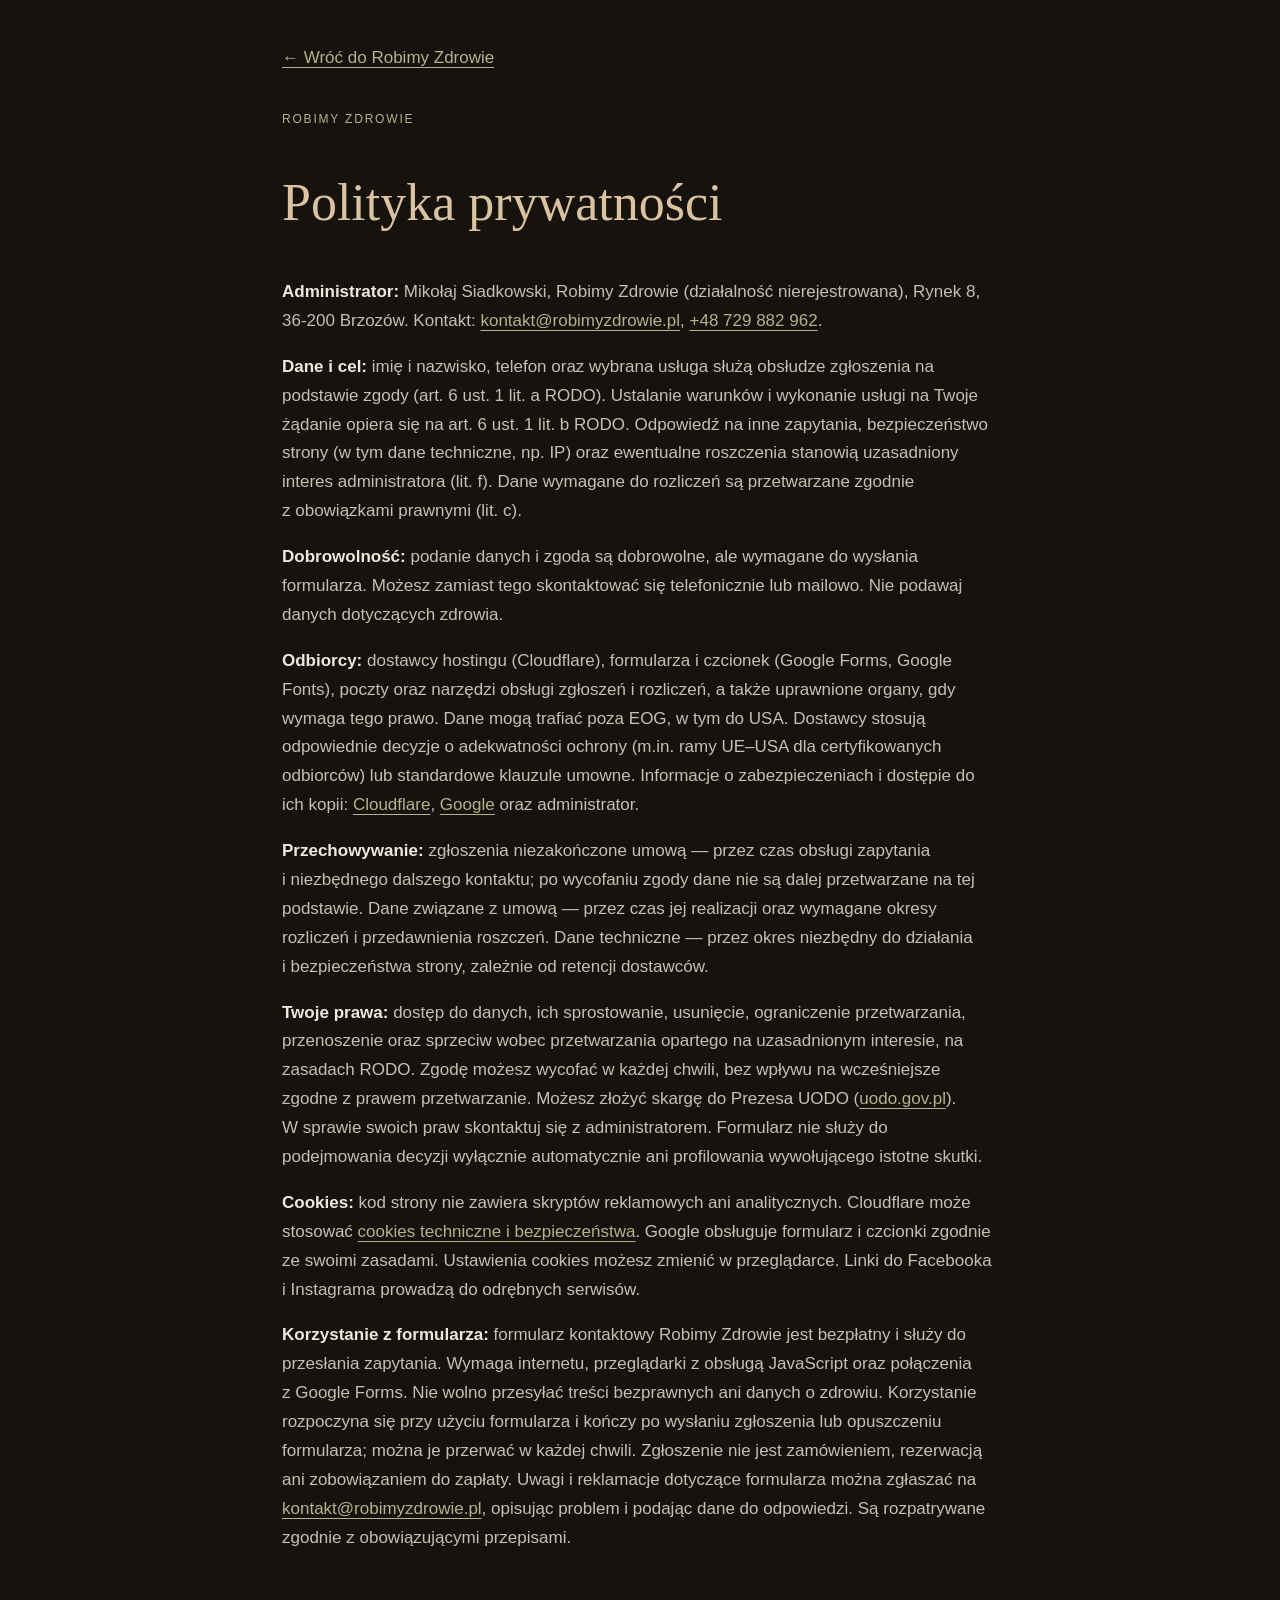
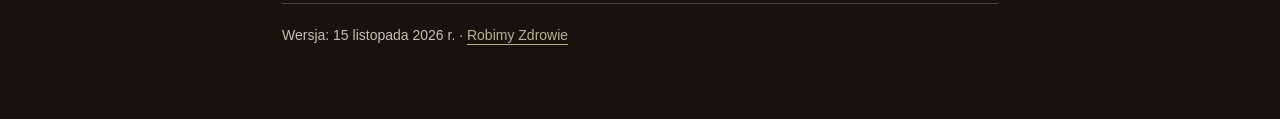
<file: prywatnosc.html>
<!doctype html>
<html lang="pl">
<head>
<meta charset="utf-8"><meta name="viewport" content="width=device-width,initial-scale=1">
<meta name="robots" content="noindex,nofollow">
<link rel="canonical" href="https://robimyzdrowie.pl/prywatnosc">
<link rel="icon" type="image/svg+xml" href="/assets/logo.svg">
<title>Polityka prywatności – Robimy Zdrowie</title>
<style>
:root{--night:#16130f;--cream:#f0e8dc;--muted:#c8bfb2;--gold:#dbc2a0;--olive:#b1b58c;--hair:rgba(236,228,216,.22)}
*{box-sizing:border-box}html{scroll-behavior:smooth}body{margin:0;background:var(--night);color:var(--muted);font:17px/1.7 Arial,sans-serif}main{max-width:760px;margin:auto;padding:44px 22px 72px}h1,h2{font:400 32px/1.2 Georgia,serif;color:var(--gold)}h1{font-size:clamp(34px,5vw,52px)}h2{font-size:26px;margin-top:40px}a{color:var(--olive);text-underline-offset:4px}strong{color:var(--cream)}.back{display:inline-block;margin-bottom:24px}.draft{border:1px solid var(--hair);padding:14px;color:var(--gold)}.kicker{font-size:12px;letter-spacing:.15em;text-transform:uppercase;color:var(--olive)}section{scroll-margin-top:24px}hr{border:0;border-top:1px solid var(--hair);margin:50px 0}li{margin:6px 0}footer{margin-top:50px;padding-top:20px;border-top:1px solid var(--hair);font-size:14px}
</style>
</head>
<body><main>
<a class="back" href="./index.html">← Wróć do Robimy Zdrowie</a>

<section id="prywatnosc"><p class="kicker">Robimy Zdrowie</p><h1>Polityka prywatności</h1>
<p><strong>Administrator:</strong> Mikołaj Siadkowski, Robimy Zdrowie (działalność nierejestrowana), Rynek 8, 36-200 Brzozów. Kontakt: <a href="mailto:kontakt@robimyzdrowie.pl">kontakt@robimyzdrowie.pl</a>, <a href="tel:+48729882962">+48 729 882 962</a>.</p>
<p><strong>Dane i&nbsp;cel:</strong> imię i&nbsp;nazwisko, telefon oraz wybrana usługa służą obsłudze zgłoszenia na podstawie zgody (art. 6 ust. 1 lit. a RODO). Ustalanie warunków i&nbsp;wykonanie usługi na Twoje żądanie opiera się na art. 6 ust. 1 lit. b RODO. Odpowiedź na inne zapytania, bezpieczeństwo strony (w tym dane techniczne, np. IP) oraz ewentualne roszczenia stanowią uzasadniony interes administratora (lit. f). Dane wymagane do rozliczeń są przetwarzane zgodnie z&nbsp;obowiązkami prawnymi (lit. c).</p>
<p><strong>Dobrowolność:</strong> podanie danych i&nbsp;zgoda są dobrowolne, ale wymagane do wysłania formularza. Możesz zamiast tego skontaktować się telefonicznie lub mailowo. Nie podawaj danych dotyczących zdrowia.</p>
<p><strong>Odbiorcy:</strong> dostawcy hostingu (Cloudflare), formularza i&nbsp;czcionek (Google Forms, Google Fonts), poczty oraz narzędzi obsługi zgłoszeń i&nbsp;rozliczeń, a&nbsp;także uprawnione organy, gdy wymaga tego prawo. Dane mogą trafiać poza EOG, w&nbsp;tym do USA. Dostawcy stosują odpowiednie decyzje o&nbsp;adekwatności ochrony (m.in. ramy UE–USA dla certyfikowanych odbiorców) lub standardowe klauzule umowne. Informacje o&nbsp;zabezpieczeniach i&nbsp;dostępie do ich kopii: <a href="https://www.cloudflare.com/cloudflare-customer-scc/">Cloudflare</a>, <a href="https://policies.google.com/privacy/frameworks?hl=pl">Google</a> oraz administrator.</p>
<p><strong>Przechowywanie:</strong> zgłoszenia niezakończone umową — przez czas obsługi zapytania i&nbsp;niezbędnego dalszego kontaktu; po wycofaniu zgody dane nie są dalej przetwarzane na tej podstawie. Dane związane z&nbsp;umową — przez czas jej realizacji oraz wymagane okresy rozliczeń i&nbsp;przedawnienia roszczeń. Dane techniczne — przez okres niezbędny do działania i&nbsp;bezpieczeństwa strony, zależnie od retencji dostawców.</p>
<p><strong>Twoje prawa:</strong> dostęp do danych, ich sprostowanie, usunięcie, ograniczenie przetwarzania, przenoszenie oraz sprzeciw wobec przetwarzania opartego na uzasadnionym interesie, na zasadach RODO. Zgodę możesz wycofać w&nbsp;każdej chwili, bez wpływu na wcześniejsze zgodne z&nbsp;prawem przetwarzanie. Możesz złożyć skargę do Prezesa UODO (<a href="https://uodo.gov.pl/">uodo.gov.pl</a>). W&nbsp;sprawie swoich praw skontaktuj się z&nbsp;administratorem. Formularz nie służy do podejmowania decyzji wyłącznie automatycznie ani profilowania wywołującego istotne skutki.</p>
<p><strong>Cookies:</strong> kod strony nie zawiera skryptów reklamowych ani analitycznych. Cloudflare może stosować <a href="https://developers.cloudflare.com/fundamentals/reference/policies-compliances/cloudflare-cookies/">cookies techniczne i&nbsp;bezpieczeństwa</a>. Google obsługuje formularz i&nbsp;czcionki zgodnie ze swoimi zasadami. Ustawienia cookies możesz zmienić w&nbsp;przeglądarce. Linki do Facebooka i&nbsp;Instagrama prowadzą do odrębnych serwisów.</p>
<p id="regulamin"><strong>Korzystanie z&nbsp;formularza:</strong> formularz kontaktowy Robimy Zdrowie jest bezpłatny i&nbsp;służy do przesłania zapytania. Wymaga internetu, przeglądarki z&nbsp;obsługą JavaScript oraz połączenia z&nbsp;Google Forms. Nie wolno przesyłać treści bezprawnych ani danych o&nbsp;zdrowiu. Korzystanie rozpoczyna się przy użyciu formularza i&nbsp;kończy po wysłaniu zgłoszenia lub opuszczeniu formularza; można je przerwać w&nbsp;każdej chwili. Zgłoszenie nie jest zamówieniem, rezerwacją ani zobowiązaniem do zapłaty. Uwagi i&nbsp;reklamacje dotyczące formularza można zgłaszać na <a href="mailto:kontakt@robimyzdrowie.pl">kontakt@robimyzdrowie.pl</a>, opisując problem i&nbsp;podając dane do odpowiedzi. Są rozpatrywane zgodnie z&nbsp;obowiązującymi przepisami.</p>
</section><footer>Wersja: 15 listopada 2026 r. · <a href="./index.html">Robimy Zdrowie</a></footer>
</main></body></html>
</file>
